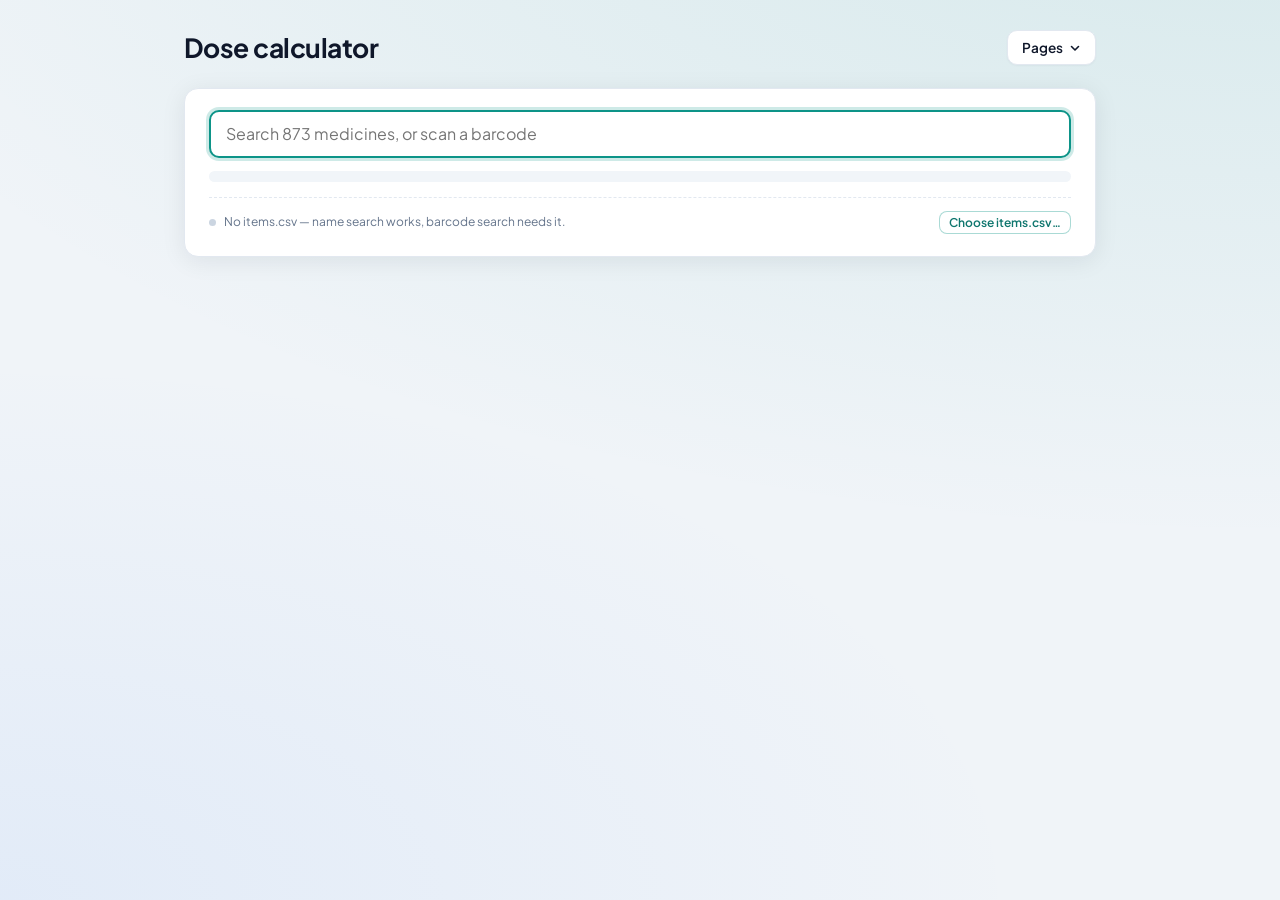
<file: dose-calculator/index.html>
<!DOCTYPE html>
<html lang="en">
<head>
    <meta charset="UTF-8" />
    <meta name="viewport" content="width=device-width, initial-scale=1" />
    <title>Dose calculator</title>
    <link rel="preconnect" href="https://fonts.googleapis.com" />
    <link rel="preconnect" href="https://fonts.gstatic.com" crossorigin />
    <link href="https://fonts.googleapis.com/css2?family=Plus+Jakarta+Sans:wght@400;500;600;700&display=swap" rel="stylesheet" />
    <link rel="stylesheet" href="../css/styles.css" />
    <link rel="stylesheet" href="css/dose-calculator.css" />
</head>
<body>
    <header class="app-header">
        <div class="app-header-row">
            <h1>Dose calculator</h1>

            <div class="site-nav" data-site-nav>
                <button
                    type="button"
                    class="site-nav-btn"
                    id="site-nav-btn"
                    aria-haspopup="true"
                    aria-expanded="false"
                    aria-controls="site-nav-menu"
                >
                    <span>Pages</span>
                    <svg class="site-nav-caret" viewBox="0 0 12 12" aria-hidden="true">
                        <path d="M2.5 4.5 6 8l3.5-3.5" />
                    </svg>
                </button>
                <ul class="site-nav-menu" id="site-nav-menu" role="menu" hidden>
                    <li role="none">
                        <a role="menuitem" href="../index.html">Print prices lookup</a>
                    </li>
                    <li role="none">
                        <a role="menuitem" href="index.html" class="is-current" aria-current="page">Dose calculator</a>
                    </li>
                </ul>
            </div>
        </div>
    </header>

    <main>
        <section class="card">
            <div class="search-wrap">
                <input
                    type="text"
                    id="dose-search"
                    class="input-text search-input"
                    placeholder="Type a medicine name, or scan a barcode"
                    autocomplete="off"
                    spellcheck="false"
                    role="combobox"
                    aria-expanded="false"
                    aria-controls="dose-suggest"
                    aria-autocomplete="list"
                    aria-label="Medicine name or barcode"
                    autofocus
                />
                <ul class="suggest" id="dose-suggest" role="listbox" aria-label="Matching medicines" hidden></ul>
            </div>

            <div id="search-status" class="status-pill" role="status" hidden></div>

            <div class="master-line">
                <span class="master-dot" id="master-dot" aria-hidden="true"></span>
                <span id="master-state" class="master-state"></span>
                <button type="button" class="btn-inline" id="btn-use-master" hidden>Use it now</button>
                <button type="button" class="btn-inline" id="btn-pick-master" hidden>Choose items.csv…</button>
            </div>
        </section>

        <section class="card" id="inputs-card" hidden aria-labelledby="selected-name">
            <div class="selected-head">
                <div class="selected-info">
                    <h2 class="selected-name" id="selected-name"></h2>
                    <p class="selected-meta" id="selected-meta"></p>
                </div>
                <div class="result-box" id="result-box" data-empty="true">
                    <span class="result-number" id="result-number">—</span>
                    <span class="result-unit" id="result-unit"></span>
                </div>
            </div>

            <h3 class="fields-title">Calculation details</h3>

            <div class="dose-fields">
                <label class="field" data-field="dose">
                    <span class="field-label">
                        Dose
                        <em class="field-note"></em>
                    </span>
                    <input type="number" id="in-dose" class="input-text" inputmode="decimal" min="0" step="any" />
                </label>

                <label class="field" data-field="frequency">
                    <span class="field-label">
                        Frequency
                        <em class="field-note"></em>
                    </span>
                    <input type="number" id="in-frequency" class="input-text" inputmode="numeric" min="0" step="any" />
                </label>

                <label class="field" data-field="days">
                    <span class="field-label">
                        Days
                        <em class="field-note"></em>
                    </span>
                    <input type="number" id="in-days" class="input-text" inputmode="numeric" min="0" step="any" />
                </label>
            </div>

            <div class="row-actions dose-actions">
                <label class="chk-row">
                    <input type="checkbox" id="chk-bupa" checked />
                    Bupa rounding
                </label>
                <button type="button" class="btn btn-primary" id="btn-calculate">Calculate</button>
            </div>

            <div id="calc-error" class="status-pill error" role="alert" hidden></div>
        </section>
    </main>

    <script type="module" src="../js/site-nav.js"></script>
    <script type="module" src="js/dose-app.js"></script>
</body>
</html>
</file>
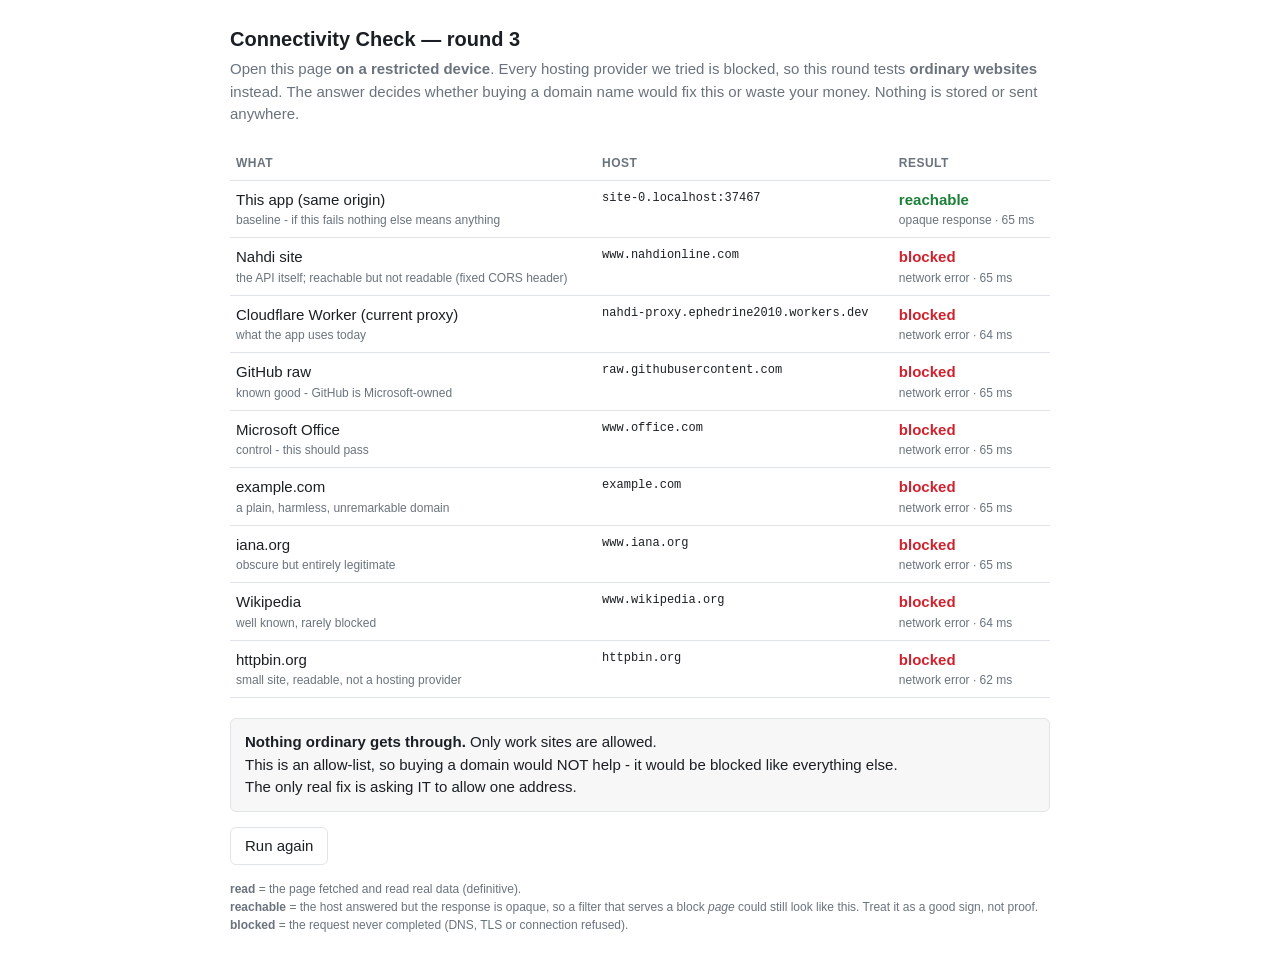
<file: connectivity-check.html>
<!DOCTYPE html>
<html lang="en">
<head>
<meta charset="utf-8">
<meta name="viewport" content="width=device-width, initial-scale=1">
<title>Connectivity Check</title>
<style>
  :root { --bg:#fff; --fg:#1b1f23; --muted:#6a737d; --line:#e1e4e8;
          --ok:#1a7f37; --bad:#cf222e; --warn:#9a6700; }
  @media (prefers-color-scheme: dark) {
    :root { --bg:#0d1117; --fg:#e6edf3; --muted:#8b949e; --line:#30363d;
            --ok:#3fb950; --bad:#f85149; --warn:#d29922; }
  }
  body { background:var(--bg); color:var(--fg); margin:0; padding:24px 16px;
         font:15px/1.5 -apple-system,Segoe UI,Roboto,sans-serif; }
  .wrap { max-width:820px; margin:0 auto; }
  h1 { font-size:20px; margin:0 0 4px; }
  p.sub { color:var(--muted); margin:0 0 20px; }
  table { border-collapse:collapse; width:100%; }
  th,td { text-align:left; padding:8px 6px; border-bottom:1px solid var(--line);
          vertical-align:top; }
  th { font-size:12px; text-transform:uppercase; letter-spacing:.04em; color:var(--muted); }
  td.host { font-family:ui-monospace,Consolas,monospace; font-size:12px; word-break:break-all; }
  .ok { color:var(--ok); font-weight:600; }
  .bad { color:var(--bad); font-weight:600; }
  .warn { color:var(--warn); font-weight:600; }
  .note { font-size:12px; color:var(--muted); }
  #verdict { margin:20px 0 0; padding:12px 14px; border:1px solid var(--line);
             border-radius:6px; background:rgba(127,127,127,.06); }
  button { font:inherit; padding:7px 14px; border:1px solid var(--line);
           border-radius:6px; background:transparent; color:var(--fg); cursor:pointer; }
</style>
</head>
<body>
<div class="wrap">
  <h1>Connectivity Check &mdash; round 3</h1>
  <p class="sub">Open this page <strong>on a restricted device</strong>. Every hosting provider we tried is blocked, so this round tests
  <strong>ordinary websites</strong> instead. The answer decides whether buying a domain
  name would fix this or waste your money. Nothing is stored or sent anywhere.</p>

  <table>
    <thead><tr><th>What</th><th>Host</th><th>Result</th></tr></thead>
    <tbody id="rows"></tbody>
  </table>

  <div id="verdict">Running&hellip;</div>
  <p><button id="again">Run again</button></p>

  <p class="note">
    <strong>read</strong> = the page fetched and read real data (definitive).<br>
    <strong>reachable</strong> = the host answered but the response is opaque, so a filter
    that serves a block <em>page</em> could still look like this. Treat it as a good sign,
    not proof.<br>
    <strong>blocked</strong> = the request never completed (DNS, TLS or connection refused).
  </p>
</div>

<script>
// Each target: how it is tested decides how much we learn.
//   mode 'read'  - CORS-enabled host, so we read the body: a definitive answer.
//   mode 'reach' - no CORS, so an opaque no-cors response only proves we got through.
var TARGETS = [
    {
        label: 'This app (same origin)',
        url: location.origin + location.pathname + '?cachebust=' + Date.now(),
        mode: 'reach',
        why: 'baseline - if this fails nothing else means anything'
    },
    {
        label: 'Nahdi site',
        url: 'https://www.nahdionline.com/api/analytics/product?skus=100015980&language=en&region=SA&category_id=15125',
        mode: 'reach',
        why: 'the API itself; reachable but not readable (fixed CORS header)'
    },
    {
        label: 'Cloudflare Worker (current proxy)',
        url: 'https://nahdi-proxy.ephedrine2010.workers.dev/?sku=100015980',
        mode: 'read',
        why: 'what the app uses today'
    },
    {
        label: 'GitHub raw',
        url: 'https://raw.githubusercontent.com/github/gitignore/main/README.md',
        mode: 'read',
        why: 'known good - GitHub is Microsoft-owned'
    },
    // Round 3. Every host tested so far was an app-hosting provider, and all of
    // them are blocked. These are ORDINARY websites instead. The question they
    // answer: does the filter block a list of bad things (so an unknown domain
    // gets through), or allow only a list of good things (so nothing new ever
    // gets through)? That decides whether buying a domain would help at all.
    {
        label: 'Microsoft Office',
        url: 'https://www.office.com/',
        mode: 'reach',
        control: true,
        why: 'control - this should pass'
    },
    {
        label: 'example.com',
        url: 'https://example.com/',
        mode: 'reach',
        ordinary: true,
        why: 'a plain, harmless, unremarkable domain'
    },
    {
        label: 'iana.org',
        url: 'https://www.iana.org/',
        mode: 'reach',
        ordinary: true,
        why: 'obscure but entirely legitimate'
    },
    {
        label: 'Wikipedia',
        url: 'https://www.wikipedia.org/',
        mode: 'reach',
        ordinary: true,
        why: 'well known, rarely blocked'
    },
    {
        label: 'httpbin.org',
        url: 'https://httpbin.org/get',
        mode: 'read',
        ordinary: true,
        why: 'small site, readable, not a hosting provider'
    }
];

var TIMEOUT_MS = 12000;

function testTarget(t) {
    var controller = new AbortController();
    var timer = setTimeout(function () { controller.abort(); }, TIMEOUT_MS);
    var started = Date.now();
    var opts = { signal: controller.signal, cache: 'no-store' };
    if (t.mode === 'reach') opts.mode = 'no-cors';

    return fetch(t.url, opts).then(function (res) {
        clearTimeout(timer);
        var ms = Date.now() - started;
        if (t.mode === 'read') {
            return res.text().then(function (body) {
                return {
                    state: res.ok && body ? 'read' : 'warn',
                    ms: ms,
                    detail: 'HTTP ' + res.status + ', ' + body.length + ' bytes'
                };
            });
        }
        return { state: 'reach', ms: ms, detail: 'opaque response' };
    }).catch(function (err) {
        clearTimeout(timer);
        return {
            state: 'blocked',
            ms: Date.now() - started,
            detail: err && err.name === 'AbortError' ? 'timed out' : 'network error'
        };
    });
}

var LABELS = {
    read: ['ok', 'read'],
    reach: ['ok', 'reachable'],
    warn: ['warn', 'answered, odd response'],
    blocked: ['bad', 'blocked']
};

function run() {
    var tbody = document.getElementById('rows');
    tbody.innerHTML = '';
    document.getElementById('verdict').textContent = 'Running...';

    var results = [];
    var pending = TARGETS.length;

    TARGETS.forEach(function (t) {
        var tr = document.createElement('tr');
        tr.innerHTML =
            '<td>' + t.label + '<div class="note">' + t.why + '</div></td>' +
            '<td class="host">' + t.url.replace(/^https?:\/\//, '').split('/')[0] + '</td>' +
            '<td>testing...</td>';
        tbody.appendChild(tr);

        testTarget(t).then(function (r) {
            var l = LABELS[r.state];
            tr.cells[2].innerHTML =
                '<span class="' + l[0] + '">' + l[1] + '</span>' +
                '<div class="note">' + r.detail + ' &middot; ' + r.ms + ' ms</div>';
            results.push({ t: t, r: r });
            if (--pending === 0) verdict(results);
        });
    });
}

function verdict(results) {
    function stateOf(label) {
        for (var i = 0; i < results.length; i++) {
            if (results[i].t.label === label) return results[i].r.state;
        }
        return 'blocked';
    }

    var ordinaryOpen = results.filter(function (x) {
        return x.t.ordinary && (x.r.state === 'reach' || x.r.state === 'read');
    }).map(function (x) { return x.t.label; });

    var lines = [];
    if (ordinaryOpen.length) {
        lines.push('<strong>Ordinary websites get through</strong> (' +
            ordinaryOpen.join(', ') + ').');
        lines.push('So the filter blocks a list of bad things, not everything. ' +
            'A domain name of your own would very likely work - that is the fix to buy.');
    } else {
        lines.push('<strong>Nothing ordinary gets through.</strong> Only work sites are allowed.');
        lines.push('This is an allow-list, so buying a domain would NOT help - it would be ' +
            'blocked like everything else.');
        lines.push('The only real fix is asking IT to allow one address.');
    }
    document.getElementById('verdict').innerHTML = lines.join('<br>');
}

document.getElementById('again').addEventListener('click', run);
run();
</script>
</body>
</html>
</file>
<file: css/styles.css>
:root {
    --bg: #f0f4f8;
    --bg-card: #ffffff;
    --text: #0f172a;
    --text-muted: #64748b;
    --accent: #0d9488;
    --accent-hover: #0f766e;
    --border: #e2e8f0;
    --shadow: 0 4px 24px rgba(15, 23, 42, 0.08);
    --radius: 14px;
    --font: "Plus Jakarta Sans", system-ui, sans-serif;
}

*,
*::before,
*::after {
    box-sizing: border-box;
}

html {
    font-size: 16px;
}

body {
    margin: 0;
    min-height: 100vh;
    font-family: var(--font);
    background: var(--bg);
    background-image:
        radial-gradient(ellipse 120% 80% at 100% -20%, rgba(13, 148, 136, 0.12), transparent),
        radial-gradient(ellipse 80% 60% at 0% 100%, rgba(59, 130, 246, 0.08), transparent);
    color: var(--text);
    line-height: 1.5;
}

.app-header {
    padding: 1.75rem 1.5rem 1.25rem;
    max-width: 960px;
    margin: 0 auto;
}

.app-header h1 {
    margin: 0 0 0.35rem;
    font-size: 1.65rem;
    font-weight: 700;
    letter-spacing: -0.02em;
}

.app-header p {
    margin: 0;
    color: var(--text-muted);
    font-size: 0.95rem;
}

main {
    max-width: 960px;
    margin: 0 auto;
    padding: 0 1.5rem 3rem;
}

.top-row-cards {
    display: grid;
    grid-template-columns: 1fr 1fr;
    gap: 1.25rem;
    margin-bottom: 1.25rem;
    align-items: stretch;
}

.top-row-cards .card--top-col {
    margin-bottom: 0;
    min-width: 0;
}

@media (max-width: 640px) {
    .top-row-cards {
        grid-template-columns: 1fr;
    }
}

.card {
    background: var(--bg-card);
    border-radius: var(--radius);
    box-shadow: var(--shadow);
    border: 1px solid var(--border);
    padding: 1.35rem 1.5rem;
    margin-bottom: 1.25rem;
}

.card h2 {
    margin: 0 0 0.75rem;
    font-size: 1rem;
    font-weight: 600;
    display: flex;
    align-items: center;
    gap: 0.5rem;
}

.card-title-inline {
    margin: 0 0 0.75rem;
    font-size: 1rem;
    font-weight: 600;
    letter-spacing: -0.01em;
}

.step-num {
    display: inline-flex;
    align-items: center;
    justify-content: center;
    width: 1.65rem;
    height: 1.65rem;
    border-radius: 8px;
    background: rgba(13, 148, 136, 0.12);
    color: var(--accent);
    font-size: 0.8rem;
    font-weight: 700;
}

.card p.hint {
    margin: 0 0 1rem;
    font-size: 0.875rem;
    color: var(--text-muted);
}

.row-actions {
    display: flex;
    flex-wrap: wrap;
    align-items: center;
    gap: 0.75rem 1rem;
}

.row-actions--master {
    gap: 0.65rem;
}

.row-actions--master-file {
    align-items: center;
}

.master-spinner {
    display: inline-block;
    width: 1.125rem;
    height: 1.125rem;
    border: 2px solid var(--border);
    border-top-color: var(--accent);
    border-radius: 50%;
    animation: master-spin 0.65s linear infinite;
    flex-shrink: 0;
}

.master-spinner[hidden] {
    display: none !important;
}

@keyframes master-spin {
    to {
        transform: rotate(360deg);
    }
}

.row-actions--manual {
    align-items: stretch;
}

.row-actions--manual .input-text {
    flex: 1;
    min-width: 12rem;
}

.input-text {
    font-family: var(--font);
    font-size: 0.95rem;
    padding: 0.55rem 0.85rem;
    border-radius: 10px;
    border: 2px solid var(--border);
    background: #fff;
    color: var(--text);
    transition: border-color 0.15s, box-shadow 0.15s;
}

.input-text:focus {
    outline: none;
    border-color: var(--accent);
    box-shadow: 0 0 0 3px rgba(13, 148, 136, 0.2);
}

.input-text:disabled {
    background: #f1f5f9;
    color: var(--text-muted);
    cursor: not-allowed;
}

.btn {
    font-family: var(--font);
    font-size: 0.9rem;
    font-weight: 600;
    padding: 0.6rem 1.15rem;
    border-radius: 10px;
    border: none;
    cursor: pointer;
    transition: background 0.15s, transform 0.1s;
}

.btn:active {
    transform: scale(0.98);
}

.btn-primary {
    background: var(--accent);
    color: #fff;
}

.btn-primary:hover:not(:disabled) {
    background: var(--accent-hover);
}

.btn-secondary {
    background: var(--text);
    color: #fff;
}

.btn-secondary:hover:not(:disabled) {
    background: #334155;
}

.btn-ghost {
    background: transparent;
    color: var(--accent);
    border: 2px solid rgba(13, 148, 136, 0.35);
}

.btn-ghost:hover:not(:disabled) {
    background: rgba(13, 148, 136, 0.06);
}

.btn:disabled {
    opacity: 0.45;
    cursor: not-allowed;
}

.status-pill {
    display: inline-block;
    margin-top: 0.75rem;
    padding: 0.35rem 0.75rem;
    border-radius: 999px;
    font-size: 0.8rem;
    font-weight: 500;
    background: #f1f5f9;
    color: var(--text-muted);
}

.status-pill.ok {
    background: rgba(13, 148, 136, 0.12);
    color: var(--accent-hover);
}

.status-pill.loading {
    background: #e0f2fe;
    color: #0369a1;
}

.status-pill.error {
    background: #fef2f2;
    color: #b91c1c;
}

.row-actions--master-file .status-pill {
    margin-top: 0;
}

.file-input-wrap {
    position: relative;
}

.file-input-wrap input[type="file"] {
    position: absolute;
    opacity: 0;
    width: 0;
    height: 0;
}

.file-input-label {
    display: inline-flex;
    align-items: center;
    gap: 0.5rem;
    padding: 0.55rem 1rem;
    border-radius: 10px;
    border: 2px dashed var(--border);
    background: #f8fafc;
    cursor: pointer;
    font-size: 0.875rem;
    color: var(--text-muted);
    transition: border-color 0.15s, background 0.15s;
}

.file-input-label:hover {
    border-color: var(--accent);
    color: var(--text);
    background: rgba(13, 148, 136, 0.04);
}

.chk-row {
    display: flex;
    align-items: center;
    gap: 0.5rem;
    font-size: 0.875rem;
    color: var(--text-muted);
}

.chk-row input {
    width: 1rem;
    height: 1rem;
    accent-color: var(--accent);
}

.results-head {
    display: flex;
    flex-wrap: wrap;
    align-items: center;
    justify-content: space-between;
    gap: 0.75rem;
    margin-bottom: 0.75rem;
}

.results-actions {
    display: flex;
    flex-wrap: wrap;
    align-items: center;
    gap: 0.5rem;
}

.results-head h2 {
    margin: 0;
}

#results-meta {
    font-size: 0.8rem;
    color: var(--text-muted);
}

.table-wrap {
    overflow: auto;
    border-radius: 10px;
    border: 1px solid var(--border);
    max-height: min(60vh, 520px);
}

table.results {
    width: 100%;
    border-collapse: collapse;
    font-size: 0.8125rem;
}

table.results th {
    position: sticky;
    top: 0;
    background: #f8fafc;
    text-align: left;
    padding: 0.65rem 0.75rem;
    font-weight: 600;
    border-bottom: 1px solid var(--border);
    white-space: nowrap;
}

table.results td {
    padding: 0.55rem 0.75rem;
    border-bottom: 1px solid #f1f5f9;
    vertical-align: top;
}

table.results tr:last-child td {
    border-bottom: none;
}

table.results tr.row-miss td:not(:first-child):not(:nth-child(2)):not(.results-col-remove) {
    color: var(--text-muted);
}

.results-col-remove {
    width: 1%;
    white-space: nowrap;
    text-align: right;
    vertical-align: middle;
}

table.results th.results-col-remove {
    text-align: right;
}

.btn-remove-row {
    font-family: var(--font);
    font-size: 0.75rem;
    font-weight: 600;
    padding: 0.35rem 0.55rem;
    border-radius: 8px;
    border: 1px solid #fecaca;
    background: #fff;
    color: #b91c1c;
    cursor: pointer;
    transition: background 0.15s, border-color 0.15s;
}

.btn-remove-row:hover {
    background: #fef2f2;
    border-color: #f87171;
}

.btn-remove-row:focus {
    outline: none;
    box-shadow: 0 0 0 2px rgba(185, 28, 28, 0.25);
}

.visually-hidden {
    position: absolute;
    width: 1px;
    height: 1px;
    padding: 0;
    margin: -1px;
    overflow: hidden;
    clip: rect(0, 0, 0, 0);
    white-space: nowrap;
    border: 0;
}

.mono {
    font-family: ui-monospace, "Cascadia Code", monospace;
    font-size: 0.8rem;
}

.num {
    text-align: right;
    font-variant-numeric: tabular-nums;
}

.cell-barcode {
    white-space: nowrap;
}

.barcode-line {
    display: flex;
    align-items: center;
    /* two monospace characters wide */
    gap: 2ch;
}

.btn-copy-code {
    flex: none;
    display: inline-flex;
    align-items: center;
    justify-content: center;
    width: 1.25rem;
    height: 1.25rem;
    padding: 0;
    border: 1px solid var(--border);
    border-radius: 5px;
    background: #fff;
    color: var(--text-muted);
    cursor: pointer;
    line-height: 0;
}

.btn-copy-code svg {
    width: 11px;
    height: 11px;
    fill: none;
    stroke: currentColor;
    stroke-width: 1.4;
    stroke-linecap: round;
    stroke-linejoin: round;
}

.btn-copy-code:hover {
    color: var(--text);
    border-color: var(--text-muted);
}

.btn-copy-code:focus-visible {
    outline: 2px solid var(--accent);
    outline-offset: 1px;
}

.btn-copy-code.is-copied {
    color: #16a34a;
    border-color: #16a34a;
}

/* Small CODE128 preview drawn by JsBarcode under the code. */
.row-barcode {
    display: block;
    height: 22px;
    max-width: 100%;
    margin-top: 0.25rem;
}

table.results tr.row-miss .row-barcode {
    opacity: 0.45;
}

.badge {
    display: inline-block;
    padding: 0.15rem 0.45rem;
    border-radius: 6px;
    font-size: 0.7rem;
    font-weight: 600;
    text-transform: uppercase;
    letter-spacing: 0.03em;
}

.badge-ok {
    background: rgba(13, 148, 136, 0.15);
    color: var(--accent-hover);
}

.badge-miss {
    background: #f1f5f9;
    color: var(--text-muted);
}

/* Price fetched from the Nahdi API (master price was empty). */
.badge-online {
    background: rgba(37, 99, 235, 0.15);
    color: #1d4ed8;
}

table.results tr.row-nahdi {
    background: rgba(37, 99, 235, 0.06);
}

table.results tr.row-nahdi td.num:nth-child(5) {
    font-weight: 700;
}

/* ---------------------------------------------------------------------------
   Header page switcher — the "Pages" dropdown beside the title. Shared by
   index.html and dose-calculator/index.html (see js/site-nav.js).
   --------------------------------------------------------------------------- */

.app-header-row {
    display: flex;
    align-items: center;
    justify-content: space-between;
    gap: 1rem;
    flex-wrap: wrap;
}

.app-header-row h1 {
    margin: 0;
}

.site-nav {
    position: relative;
    flex: none;
}

.site-nav-btn {
    display: inline-flex;
    align-items: center;
    gap: 0.4rem;
    font-family: var(--font);
    font-size: 0.85rem;
    font-weight: 600;
    padding: 0.5rem 0.85rem;
    border-radius: 10px;
    border: 1px solid var(--border);
    background: var(--bg-card);
    color: var(--text);
    cursor: pointer;
    box-shadow: 0 1px 2px rgba(15, 23, 42, 0.04);
    transition: border-color 0.15s, background 0.15s;
}

.site-nav-btn:hover {
    border-color: var(--accent);
    color: var(--accent-hover);
}

.site-nav-btn:focus-visible {
    outline: 2px solid var(--accent);
    outline-offset: 2px;
}

.site-nav-caret {
    width: 12px;
    height: 12px;
    fill: none;
    stroke: currentColor;
    stroke-width: 1.6;
    stroke-linecap: round;
    stroke-linejoin: round;
    transition: transform 0.15s;
}

.site-nav-btn[aria-expanded="true"] .site-nav-caret {
    transform: rotate(180deg);
}

.site-nav-menu {
    position: absolute;
    right: 0;
    top: calc(100% + 0.4rem);
    z-index: 20;
    min-width: 14rem;
    margin: 0;
    padding: 0.35rem;
    list-style: none;
    background: var(--bg-card);
    border: 1px solid var(--border);
    border-radius: 12px;
    box-shadow: var(--shadow);
}

.site-nav-menu[hidden] {
    display: none;
}

.site-nav-menu a {
    display: flex;
    align-items: center;
    justify-content: space-between;
    gap: 0.75rem;
    padding: 0.5rem 0.65rem;
    border-radius: 8px;
    font-size: 0.875rem;
    font-weight: 500;
    color: var(--text);
    text-decoration: none;
}

.site-nav-menu a:hover {
    background: rgba(13, 148, 136, 0.08);
    color: var(--accent-hover);
}

.site-nav-menu a:focus-visible {
    outline: 2px solid var(--accent);
    outline-offset: -2px;
}

.site-nav-menu a.is-current {
    background: rgba(13, 148, 136, 0.12);
    color: var(--accent-hover);
    font-weight: 600;
}

.site-nav-menu a.is-current::after {
    content: "•";
    color: var(--accent);
}
</file>
<file: dose-calculator/css/dose-calculator.css>
/* Dose calculator — layers on top of ../../css/styles.css, which supplies the
   palette, cards, buttons, inputs and the header page switcher. */

/* --- search + suggestion dropdown ---------------------------------------- */

.search-wrap {
    position: relative;
}

.search-input {
    width: 100%;
    font-size: 1rem;
    padding: 0.7rem 0.95rem;
}

.suggest {
    position: absolute;
    z-index: 10;
    left: 0;
    right: 0;
    top: calc(100% + 0.35rem);
    margin: 0;
    padding: 0.25rem;
    list-style: none;
    max-height: 20rem;
    overflow-y: auto;
    background: var(--bg-card);
    border: 1px solid var(--border);
    border-radius: 12px;
    box-shadow: var(--shadow);
}

.suggest[hidden] {
    display: none;
}

.suggest-item {
    display: flex;
    align-items: baseline;
    justify-content: space-between;
    gap: 1rem;
    padding: 0.45rem 0.6rem;
    border-radius: 8px;
    cursor: pointer;
}

.suggest-item:hover,
.suggest-item.is-active {
    background: rgba(13, 148, 136, 0.1);
}

.suggest-name {
    font-size: 0.875rem;
    font-weight: 500;
    min-width: 0;
}

.suggest-meta {
    flex: none;
    font-size: 0.7rem;
    color: var(--text-muted);
    white-space: nowrap;
}

.suggest-empty {
    padding: 0.45rem 0.6rem;
    font-size: 0.875rem;
    color: var(--text-muted);
}

#search-status {
    display: block;
    margin-top: 0.85rem;
}

/* --- items.csv state line ------------------------------------------------- */

.master-line {
    display: flex;
    flex-wrap: wrap;
    align-items: center;
    gap: 0.5rem;
    margin-top: 0.9rem;
    padding-top: 0.8rem;
    border-top: 1px dashed var(--border);
    font-size: 0.75rem;
    color: var(--text-muted);
}

.master-dot {
    flex: none;
    width: 0.45rem;
    height: 0.45rem;
    border-radius: 50%;
    background: var(--text-muted);
}

.master-dot--ready {
    background: var(--accent);
}

.master-dot--needs-permission {
    background: #d97706;
}

.master-dot--busy {
    background: #0369a1;
    animation: master-spin 1.2s linear infinite;
}

.master-dot--none {
    background: #cbd5e1;
}

.master-state {
    flex: 1 1 14rem;
    min-width: 0;
}

.btn-inline {
    font-family: var(--font);
    font-size: 0.75rem;
    font-weight: 600;
    padding: 0.2rem 0.55rem;
    border-radius: 8px;
    border: 1px solid rgba(13, 148, 136, 0.35);
    background: #fff;
    color: var(--accent-hover);
    cursor: pointer;
}

.btn-inline:hover {
    background: rgba(13, 148, 136, 0.08);
}

.btn-inline:focus-visible {
    outline: 2px solid var(--accent);
    outline-offset: 1px;
}

.btn-inline[hidden] {
    display: none;
}

/* --- picked item + result box -------------------------------------------- */

.selected-head {
    display: flex;
    align-items: center;
    justify-content: space-between;
    gap: 1rem;
    padding-bottom: 1.1rem;
    margin-bottom: 1.1rem;
    border-bottom: 1px solid var(--border);
}

.selected-info {
    min-width: 0;
}

.selected-name {
    margin: 0;
    font-size: 1.05rem;
    font-weight: 700;
    line-height: 1.3;
    letter-spacing: -0.01em;
}

.selected-meta {
    margin: 0.25rem 0 0;
    font-size: 0.8125rem;
    color: var(--text-muted);
}

.result-box {
    flex: none;
    display: flex;
    flex-direction: column;
    align-items: center;
    justify-content: center;
    gap: 0.1rem;
    min-width: 7.5rem;
    padding: 0.75rem 1rem;
    border-radius: 12px;
    border: 2px solid var(--accent);
    background: rgba(13, 148, 136, 0.09);
}

.result-box[data-empty="true"] {
    border-color: var(--border);
    border-style: dashed;
    background: #f8fafc;
}

.result-number {
    font-size: 2.5rem;
    font-weight: 700;
    line-height: 1;
    letter-spacing: -0.03em;
    color: var(--accent-hover);
    font-variant-numeric: tabular-nums;
}

.result-box[data-empty="true"] .result-number {
    color: var(--text-muted);
}

.result-unit {
    font-size: 0.75rem;
    font-weight: 600;
    text-transform: uppercase;
    letter-spacing: 0.04em;
    color: var(--accent-hover);
}

@media (max-width: 520px) {
    .selected-head {
        flex-direction: column;
        align-items: stretch;
    }

    .result-box {
        min-width: 0;
    }
}

/* --- calculation inputs --------------------------------------------------- */

.fields-title {
    margin: 0 0 0.75rem;
    font-size: 0.9rem;
    font-weight: 600;
}

.dose-fields {
    display: grid;
    grid-template-columns: repeat(3, 1fr);
    gap: 0.85rem;
}

@media (max-width: 560px) {
    .dose-fields {
        grid-template-columns: 1fr;
    }
}

.field {
    display: flex;
    flex-direction: column;
    gap: 0.3rem;
    min-width: 0;
}

.field-label {
    display: flex;
    align-items: baseline;
    gap: 0.4rem;
    flex-wrap: wrap;
    font-size: 0.8125rem;
    font-weight: 600;
}

.field-note {
    font-style: normal;
    font-size: 0.7rem;
    font-weight: 500;
    color: var(--text-muted);
}

.field.is-unused .field-label {
    color: var(--text-muted);
}

.field.is-unused .input-text {
    background: #f8fafc;
    color: var(--text-muted);
}

.field .input-text {
    width: 100%;
}

.dose-actions {
    margin-top: 1.1rem;
    justify-content: space-between;
}

#calc-error {
    display: block;
    margin-top: 0.85rem;
}
</file>
